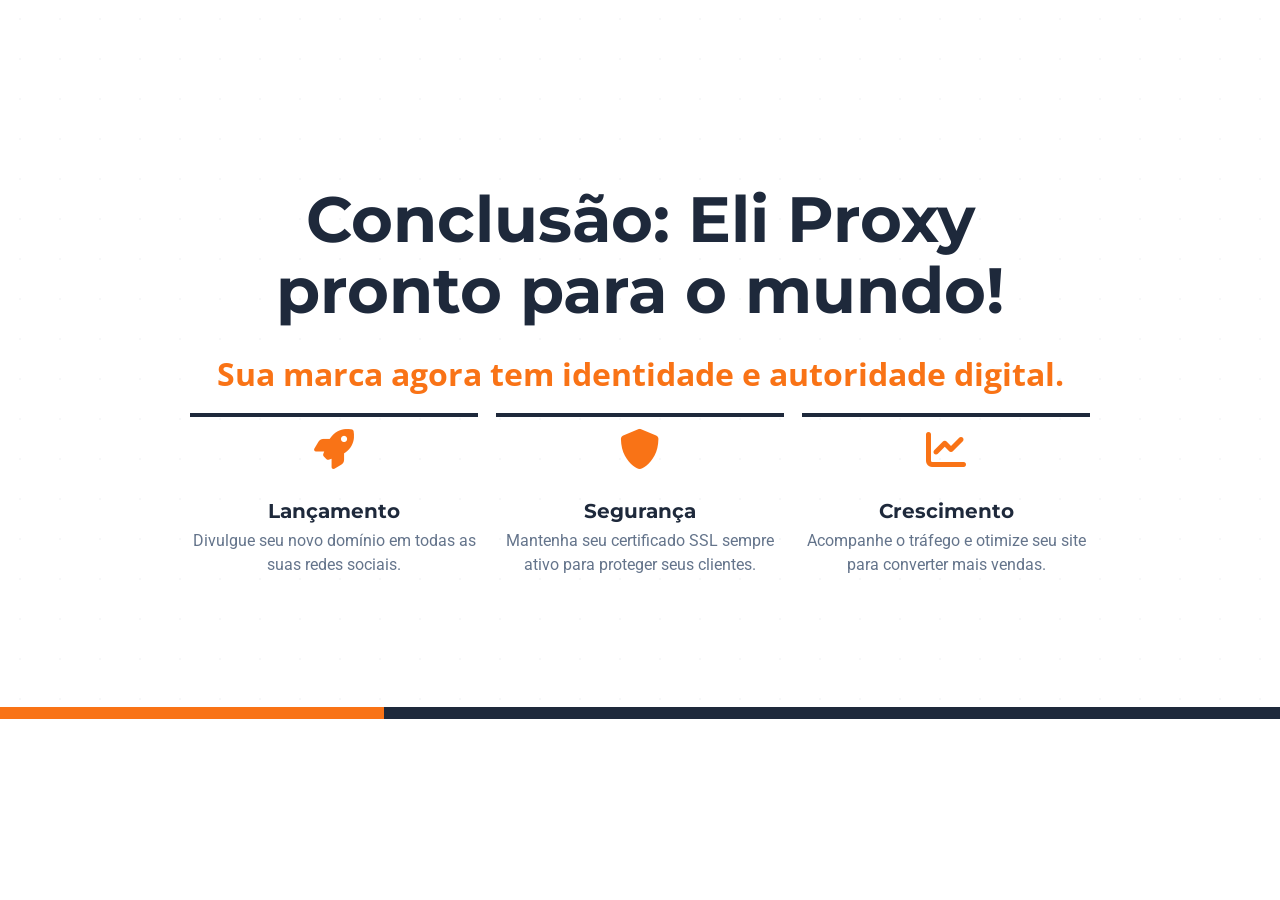
<file: slides_project/conclusion.html>
<!DOCTYPE html>
<html lang="pt-BR">
<head>
    <link href="https://fonts.googleapis.com/css2?family=Montserrat:wght@900&family=Roboto:wght@400&family=Open+Sans:wght@600&display=swap" rel="stylesheet">
    <link href="https://cdnjs.cloudflare.com/ajax/libs/font-awesome/6.0.0-beta3/css/all.min.css" rel="stylesheet">
    <style>
      /* remove default page margin so slide sits at the very top */
      body { margin: 0; }

      .slide-container {
        width: 1280px;
        min-height: 720px; /* keep as required */
        background: #FFFFFF;
        font-family: 'Roboto', sans-serif;
        color: #64748B;
        display: flex;
        flex-direction: column;
        align-items: center;
        justify-content: center;
        position: relative;
        /* nudge the whole slide up 1px so final bottom < 720px without changing min-height */
        top: -1px;
        overflow: hidden;
      }
      .grid-overlay {
        position: absolute;
        top: 0;
        left: 0;
        width: 100%;
        height: 100%;
        background-image: radial-gradient(#64748B 1px, transparent 1px);
        background-size: 40px 40px;
        opacity: 0.05;
      }
      .content-wrapper {
        text-align: center;
        z-index: 2;
        max-width: 900px;
      }
      h1 {
        font-family: 'Montserrat', sans-serif;
        font-size: 64px;
        color: #1E293B;
        line-height: 1.1;
        margin-bottom: 18px; /* slightly tightened */
      }
      h2 {
        font-family: 'Open Sans', sans-serif;
        font-size: 32px;
        color: #F97316;
        margin-bottom: 18px; /* reduced to save vertical space */
      }
      .next-steps {
        display: flex;
        justify-content: center;
        gap: 18px; /* slightly reduced gap */
        margin-top: 8px; /* reduced */
      }
      .step-card {
        flex: 1;
        padding-top: 12px; /* reduced from 30 */
        border-top: 4px solid #1E293B;
      }
      .step-card i {
        font-size: 40px;
        color: #F97316;
        margin-bottom: 10px; /* tightened spacing */
      }
      .step-card h3 {
        font-family: 'Montserrat', sans-serif;
        font-size: 20px;
        color: #1E293B;
        margin-bottom: 6px; /* tightened */
      }
      .step-card p {
        font-size: 16px;
        line-height: 1.5;
        margin: 0; /* remove extra bottom margin */
      }
      .accent-bar {
        position: absolute;
        bottom: 0;
        width: 100%;
        height: 12px;
        background: #1E293B;
      }
      .accent-bar-inner {
        width: 30%;
        height: 100%;
        background: #F97316;
      }
    </style>
</head>
<body>
    <div class="slide-container">
        <div class="grid-overlay"></div>
        <div class="content-wrapper">
            <h1>Conclusão: Eli Proxy pronto para o mundo!</h1>
            <h2>Sua marca agora tem identidade e autoridade digital.</h2>
            
            <div class="next-steps">
                <div class="step-card">
                    <i class="fas fa-rocket"></i>
                    <h3>Lançamento</h3>
                    <p>Divulgue seu novo domínio em todas as suas redes sociais.</p>
                </div>
                <div class="step-card">
                    <i class="fas fa-shield-alt"></i>
                    <h3>Segurança</h3>
                    <p>Mantenha seu certificado SSL sempre ativo para proteger seus clientes.</p>
                </div>
                <div class="step-card">
                    <i class="fas fa-chart-line"></i>
                    <h3>Crescimento</h3>
                    <p>Acompanhe o tráfego e otimize seu site para converter mais vendas.</p>
                </div>
            </div>
        </div>
        <div class="accent-bar">
            <div class="accent-bar-inner"></div>
        </div>
    </div>
</body>
</html>
</file>
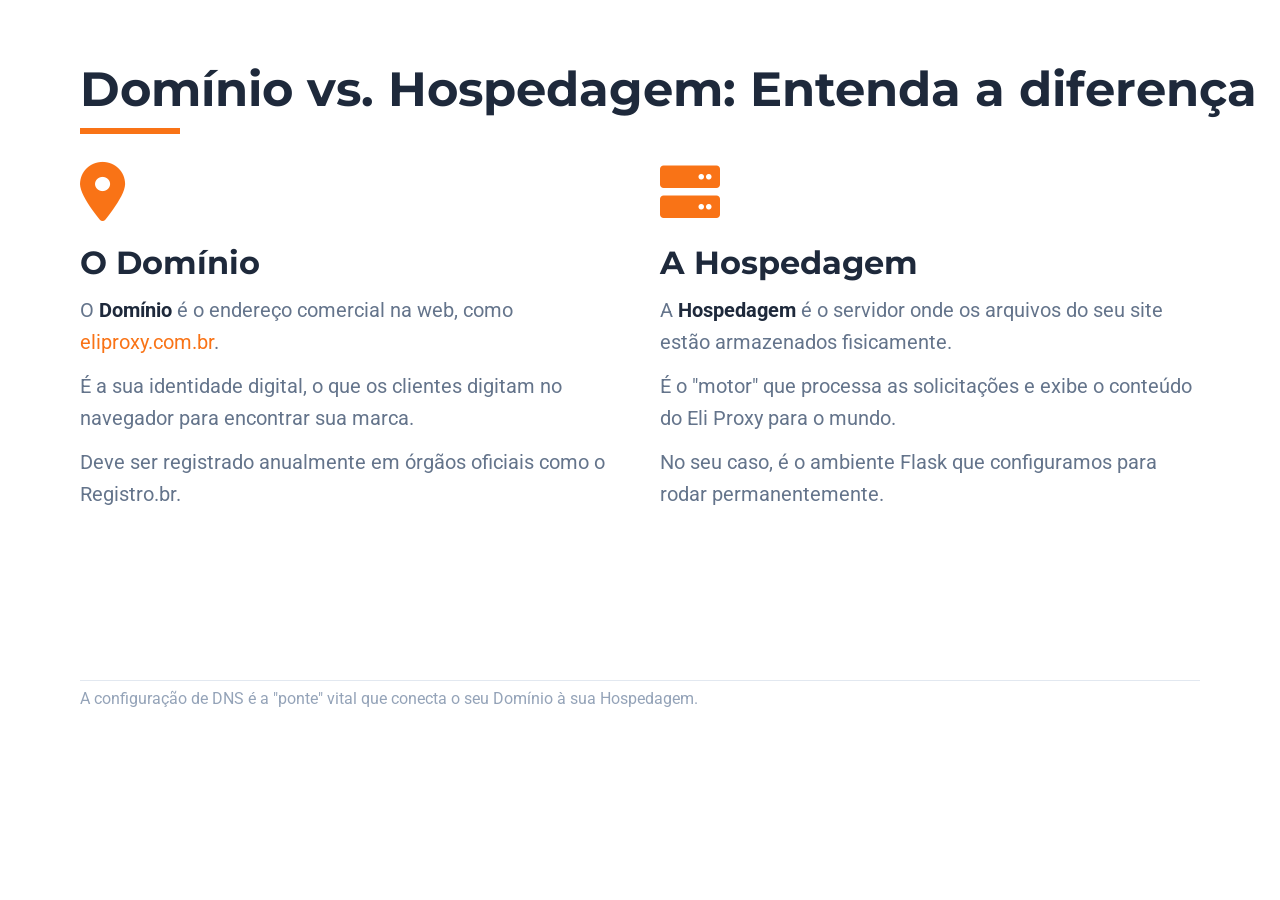
<file: slides_project/ecosystem.html>
<!DOCTYPE html>
<html lang="pt-BR">
<head>
    <link href="https://fonts.googleapis.com/css2?family=Montserrat:wght@800&family=Roboto:wght@400&display=swap" rel="stylesheet">
    <link href="https://cdnjs.cloudflare.com/ajax/libs/font-awesome/6.0.0-beta3/css/all.min.css" rel="stylesheet">
    <style>
      body{margin:0;} /* remove default 8px to lower overall page */
      .slide-container {
        width: 1280px;
        min-height: 720px;
        background: #FFFFFF;
        font-family: 'Roboto', sans-serif;
        color: #64748B;
        position: relative;
        overflow: hidden;
      }
      .header-area {
        padding-top: 60px; /* keep title top padding */
        padding-left: 80px;
      }
      h1 {
        font-family: 'Montserrat', sans-serif;
        font-size: 48px;
        color: #1E293B;
        margin: 0 0 10px 0;
      }
      .accent-line {
        width: 100px;
        height: 6px;
        background: #F97316;
        margin-top: 10px;
      }
      .comparison-grid {
        display: grid;
        grid-template-columns: 1fr 1fr;
        gap: 40px; /* horizontal gap between columns */
        padding-top: 24px; /* reduced to compact layout */
        padding-left: 80px;
        padding-right: 80px;
      }
      .column {
        display: flex;
        flex-direction: column;
        gap: 6px; /* slightly tighter vertical spacing */
      }
      .icon-box {
        font-size: 60px;
        color: #F97316;
        margin: 0 0 8px 0; /* reduced bottom space */
      }
      h3 {
        font-family: 'Montserrat', sans-serif;
        font-size: 32px;
        color: #1E293B;
        margin: 0 0 6px 0;
      }
      p {
        font-size: 20px;
        line-height: 1.6;
        margin: 0 0 6px 0; /* reduced spacing to save height */
      }
      .highlight-text {
        font-weight: bold;
        color: #1E293B;
      }
      .footer-note {
        position: absolute;
        bottom: 12px; /* moved up slightly to keep content tighter */
        left: 80px;
        font-size: 16px;
        color: #94A3B8;
        border-top: 1px solid #E2E8F0;
        padding-top: 8px; /* reduced top padding */
        width: 1120px;
      }
    </style>
</head>
<body>
    <div class="slide-container">
        <div class="header-area">
            <h1>Domínio vs. Hospedagem: Entenda a diferença</h1>
            <div class="accent-line"></div>
        </div>
        
        <div class="comparison-grid">
            <div class="column">
                <div class="icon-box"><i class="fas fa-map-marker-alt"></i></div>
                <h3>O Domínio</h3>
                <p>O <span class="highlight-text">Domínio</span> é o endereço comercial na web, como <span style="color: #F97316;">eliproxy.com.br</span>.</p>
                <p>É a sua identidade digital, o que os clientes digitam no navegador para encontrar sua marca.</p>
                <p>Deve ser registrado anualmente em órgãos oficiais como o Registro.br.</p>
            </div>
            
            <div class="column">
                <div class="icon-box"><i class="fas fa-server"></i></div>
                <h3>A Hospedagem</h3>
                <p>A <span class="highlight-text">Hospedagem</span> é o servidor onde os arquivos do seu site estão armazenados fisicamente.</p>
                <p>É o "motor" que processa as solicitações e exibe o conteúdo do Eli Proxy para o mundo.</p>
                <p>No seu caso, é o ambiente Flask que configuramos para rodar permanentemente.</p>
            </div>
        </div>

        <div class="footer-note">
            A configuração de DNS é a "ponte" vital que conecta o seu Domínio à sua Hospedagem.
        </div>
    </div>
</body>
</html>
</file>
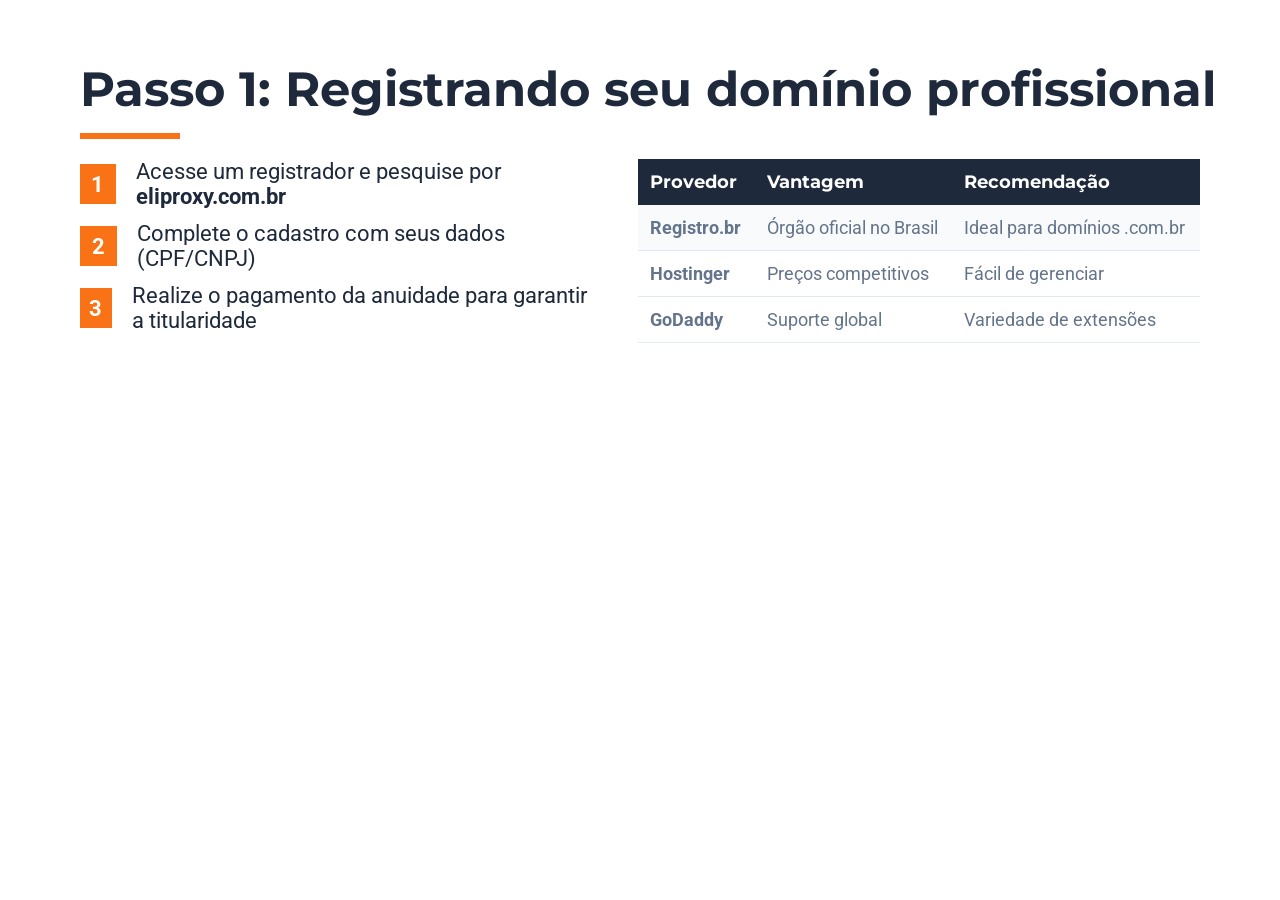
<file: slides_project/step1_registration.html>
<!DOCTYPE html>
<html lang="pt-BR">
<head>
    <link href="https://fonts.googleapis.com/css2?family=Montserrat:wght@800&family=Roboto:wght@400&display=swap" rel="stylesheet">
    <style>
      html,body{height:100%;margin:0;padding:0}
      .slide-container {
        width: 1280px;
        min-height: 720px;
        background: #FFFFFF;
        font-family: 'Roboto', sans-serif;
        color: #64748B;
        position: relative;
        overflow: hidden;
      }
      .header-area {
        padding-top: 60px; /* keep upper padding as required */
        padding-left: 80px;
      }
      h1 {
        font-family: 'Montserrat', sans-serif;
        font-size: 48px;
        color: #1E293B;
        margin: 0 0 10px 0;
      }
      .accent-line {
        width: 100px;
        height: 6px;
        background: #F97316;
        margin-top: 15px;
      }
      .content-body {
        display: flex;
        gap: 40px;
        padding-top: 20px; /* slightly reduced to save height */
        padding-left: 80px;
        padding-right: 80px;
      }
      .left-col { width: 48%; }
      .right-col { width: 52%; }

      .step-list { margin-bottom: 0; }
      p{margin:0}
      .step-item {
        display: flex;
        align-items: center;
        gap: 20px;
        margin-bottom: 12px;
        font-size: 22px;
        color: #1E293B;
      }
      .step-number {
        width: 40px;
        height: 40px;
        background: #F97316;
        color: white;
        border-radius: 0;
        display: flex;
        align-items: center;
        justify-content: center;
        font-weight: bold;
      }
      table {
        width: 100%;
        border-collapse: collapse;
        margin-top: 0;
        font-size: 18px;
      }
      th {
        background: #1E293B;
        color: white;
        text-align: left;
        padding: 12px;
        font-family: 'Montserrat', sans-serif;
      }
      td { padding: 12px; border-bottom: 1px solid #E2E8F0; }
      .highlight-row { background: #F8FAFC; }
    </style>
</head>
<body>
    <div class="slide-container">
        <div class="header-area">
            <h1>Passo 1: Registrando seu domínio profissional</h1>
            <div class="accent-line"></div>
        </div>
        
        <div class="content-body">
            <div class="left-col">
                <div class="step-list">
                    <div class="step-item">
                        <div class="step-number">1</div>
                        <p>Acesse um registrador e pesquise por <span style="font-weight: bold;">eliproxy.com.br</span></p>
                    </div>
                    <div class="step-item">
                        <div class="step-number">2</div>
                        <p>Complete o cadastro com seus dados (CPF/CNPJ)</p>
                    </div>
                    <div class="step-item">
                        <div class="step-number">3</div>
                        <p>Realize o pagamento da anuidade para garantir a titularidade</p>
                    </div>
                </div>
            </div>

            <div class="right-col">
                <table>
                    <thead>
                        <tr>
                            <th>Provedor</th>
                            <th>Vantagem</th>
                            <th>Recomendação</th>
                        </tr>
                    </thead>
                    <tbody>
                        <tr class="highlight-row">
                            <td><strong>Registro.br</strong></td>
                            <td>Órgão oficial no Brasil</td>
                            <td>Ideal para domínios .com.br</td>
                        </tr>
                        <tr>
                            <td><strong>Hostinger</strong></td>
                            <td>Preços competitivos</td>
                            <td>Fácil de gerenciar</td>
                        </tr>
                        <tr>
                            <td><strong>GoDaddy</strong></td>
                            <td>Suporte global</td>
                            <td>Variedade de extensões</td>
                        </tr>
                    </tbody>
                </table>
            </div>
        </div>
    </div>
</body>
</html>
</file>
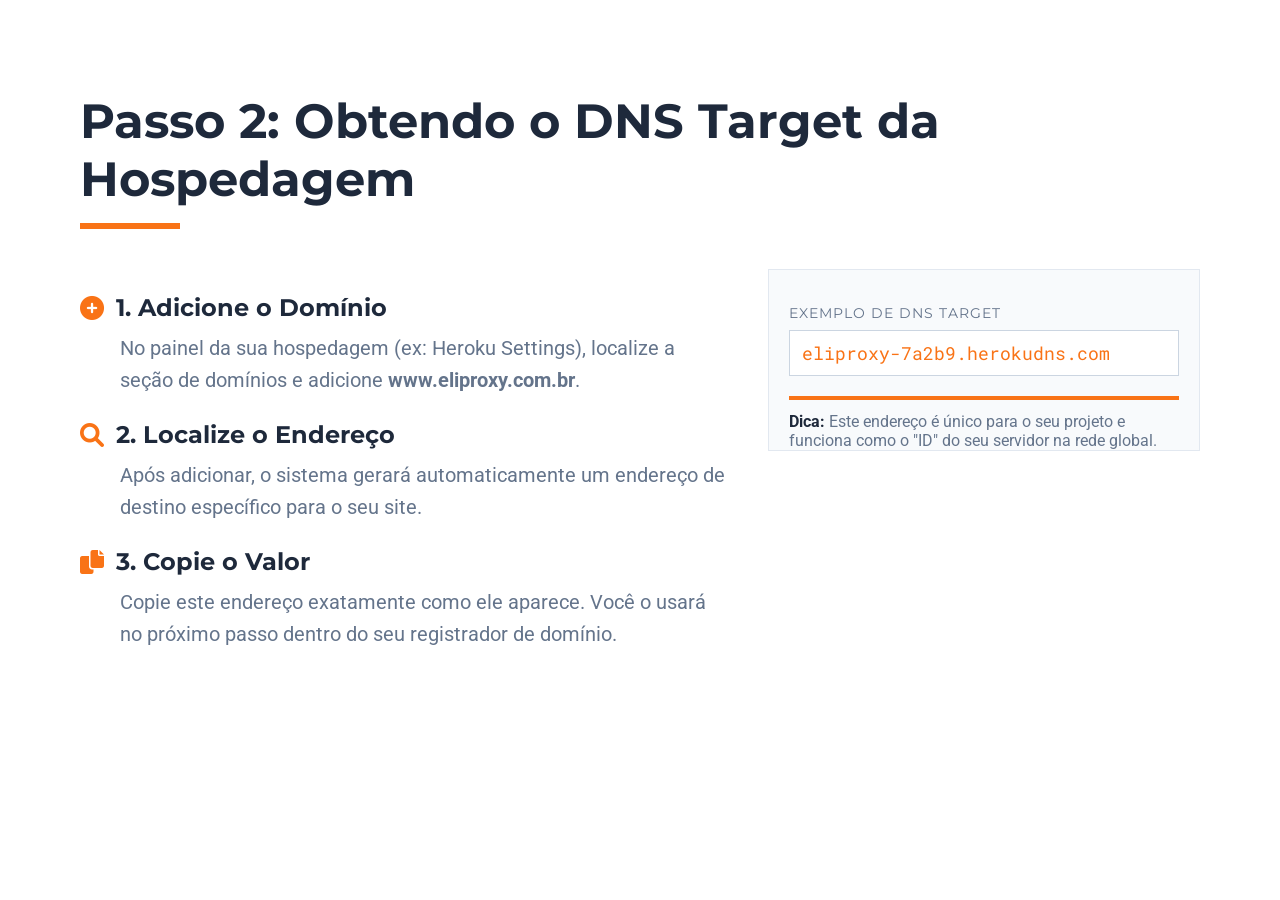
<file: slides_project/step2_target.html>
<!DOCTYPE html>
<html lang="pt-BR">
<head>
    <link href="https://fonts.googleapis.com/css2?family=Montserrat:wght@800&family=Roboto:wght@400&family=Roboto+Mono&display=swap" rel="stylesheet">
    <link href="https://cdnjs.cloudflare.com/ajax/libs/font-awesome/6.0.0-beta3/css/all.min.css" rel="stylesheet">
    <style>
      *{box-sizing:border-box}
      body{margin:0}
      .slide-container {
        width: 1280px;
        min-height: 720px;
        background: #FFFFFF;
        font-family: 'Roboto', sans-serif;
        color: #64748B;
        position: relative;
        overflow: hidden;
      }
      .header-area {
        padding-top: 60px; /* keep upper padding of the title */
        padding-left: 80px;
      }
      h1 {
        font-family: 'Montserrat', sans-serif;
        font-size: 48px;
        color: #1E293B;
        margin-bottom: 10px;
      }
      .accent-line {
        width: 100px;
        height: 6px;
        background: #F97316;
        margin-top: 15px;
      }
      .content-grid {
        display: grid;
        grid-template-columns: 1.2fr 0.8fr;
        gap: 40px; /* reduced gap to save vertical space where possible */
        padding-top: 40px; /* reduced from 60px */
        padding-left: 80px;
        padding-right: 80px;
      }
      .instruction-step {
        margin-bottom: 20px; /* reduced from 35px */
      }
      .instruction-step h3 {
        font-family: 'Montserrat', sans-serif;
        font-size: 24px;
        color: #1E293B;
        margin-bottom: 10px; /* reduced to tighten spacing */
        display: flex;
        align-items: center;
        gap: 12px;
      }
      .instruction-step p {
        font-size: 20px;
        line-height: 1.6;
        padding-left: 40px;
        margin:0;
      }
      .example-box {
        background: #F8FAFC;
        border: 1px solid #E2E8F0;
        padding-top: 20px; /* reduced from 40px */
        padding-left: 20px;
        padding-right: 20px;
      }
      .example-label {
        font-family: 'Montserrat', sans-serif;
        font-size: 14px;
        text-transform: uppercase;
        color: #64748B;
        margin-bottom: 8px;
        letter-spacing: 1px;
      }
      .target-code {
        font-family: 'Roboto Mono', monospace;
        font-size: 18px;
        color: #F97316;
        word-break: break-all;
        background: #FFFFFF;
        padding-top: 10px;
        padding-bottom: 10px;
        padding-left: 12px;
        padding-right: 12px;
        border: 1px solid #CBD5E1;
        margin-bottom: 20px;
      }
      .tip-box {
        margin-top: 20px; /* reduced from 40px */
        border-top: 4px solid #F97316;
        padding-top: 12px;
      }
      .tip-box strong {
        color: #1E293B;
      }
    </style>
</head>
<body>
    <div class="slide-container">
        <div class="header-area">
            <h1>Passo 2: Obtendo o DNS Target da Hospedagem</h1>
            <div class="accent-line"></div>
        </div>
        
        <div class="content-grid">
            <div class="left-col">
                <div class="instruction-step">
                    <h3><i class="fas fa-plus-circle" style="color: #F97316;"></i> 1. Adicione o Domínio</h3>
                    <p>No painel da sua hospedagem (ex: Heroku Settings), localize a seção de domínios e adicione <strong>www.eliproxy.com.br</strong>.</p>
                </div>
                <div class="instruction-step">
                    <h3><i class="fas fa-search" style="color: #F97316;"></i> 2. Localize o Endereço</h3>
                    <p>Após adicionar, o sistema gerará automaticamente um endereço de destino específico para o seu site.</p>
                </div>
                <div class="instruction-step">
                    <h3><i class="fas fa-copy" style="color: #F97316;"></i> 3. Copie o Valor</h3>
                    <p>Copie este endereço exatamente como ele aparece. Você o usará no próximo passo dentro do seu registrador de domínio.</p>
                </div>
            </div>

            <div class="right-col">
                <div class="example-box">
                    <p class="example-label">Exemplo de DNS Target</p>
                    <div class="target-code">
                        eliproxy-7a2b9.herokudns.com
                    </div>
                    
                    <div class="tip-box">
                        <p style="margin:0;"><strong>Dica:</strong> Este endereço é único para o seu projeto e funciona como o "ID" do seu servidor na rede global.</p>
                    </div>
                </div>
            </div>
        </div>
    </div>
</body>
</html>
</file>
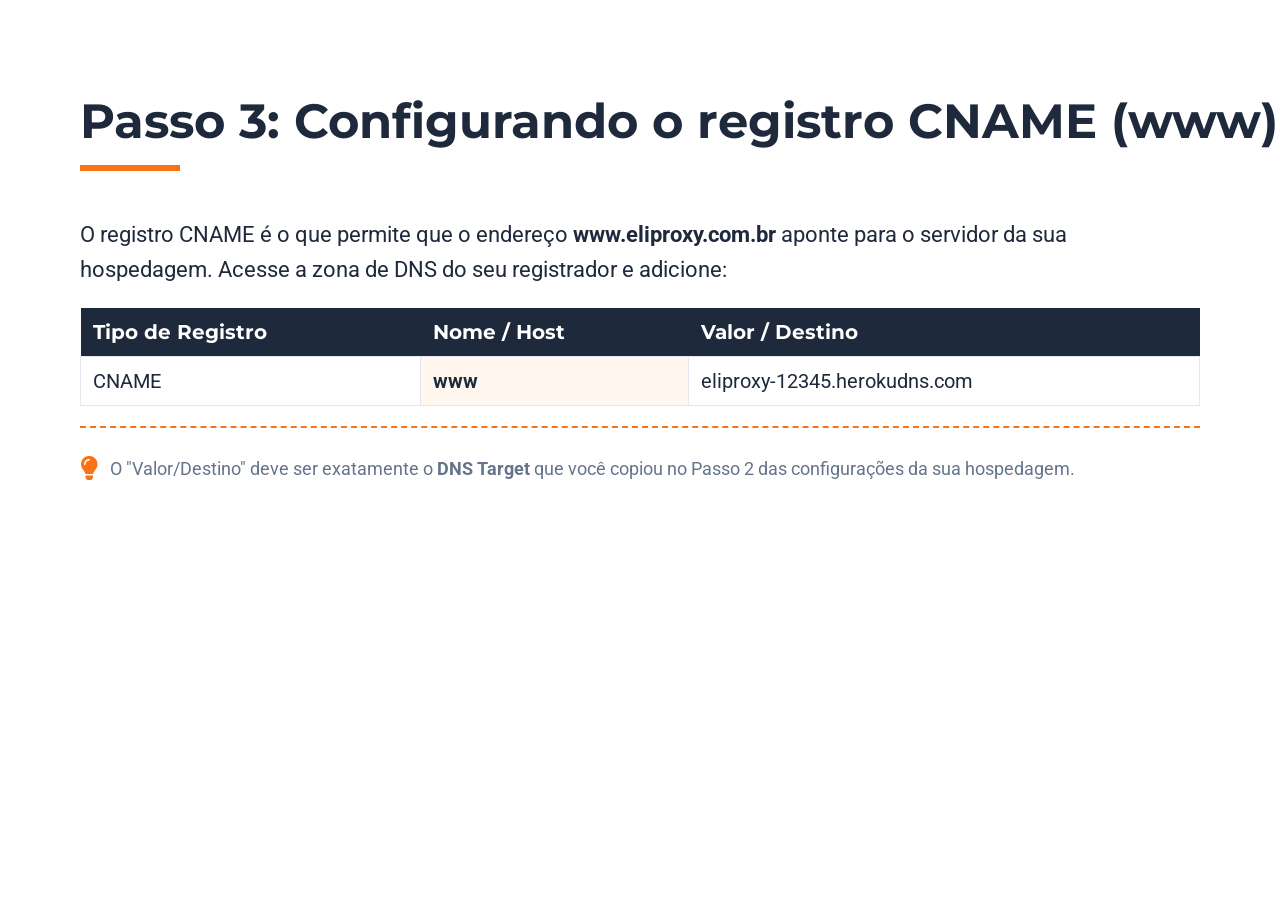
<file: slides_project/step3_cname.html>
<!DOCTYPE html>
<html lang="pt-BR">
<head>
    <link href="https://fonts.googleapis.com/css2?family=Montserrat:wght@800&family=Roboto:wght@400&display=swap" rel="stylesheet">
    <link href="https://cdnjs.cloudflare.com/ajax/libs/font-awesome/6.0.0-beta3/css/all.min.css" rel="stylesheet">
    <style>
      /* remove default body margin (was causing 8px extra) */
      body { margin: 0; }
      .slide-container {
        width: 1280px;
        min-height: 720px; /* must keep */
        background: #FFFFFF;
        font-family: 'Roboto', sans-serif;
        color: #64748B;
        position: relative;
        overflow: hidden;
      }
      .header-area {
        padding-top: 60px; /* upper padding must not be changed */
        padding-left: 80px;
      }
      h1 {
        font-family: 'Montserrat', sans-serif;
        font-size: 48px;
        color: #1E293B;
        margin-bottom: 10px;
      }
      .accent-line {
        width: 100px;
        height: 6px;
        background: #F97316;
        margin-top: 15px;
      }
      .content-body {
        /* reduced top padding to save vertical space */
        padding-top: 24px;
        padding-left: 80px;
        padding-right: 80px;
      }
      .instruction-text {
        font-size: 22px;
        line-height: 1.6;
        margin-bottom: 20px;
        color: #1E293B;
      }
      .config-table {
        width: 100%;
        border-collapse: collapse;
        margin-top: 12px;
        font-size: 20px;
      }
      .config-table th {
        background: #1E293B;
        color: white;
        text-align: left;
        padding: 12px; /* reduced vertical padding */
        font-family: 'Montserrat', sans-serif;
      }
      .config-table td {
        padding: 12px; /* reduced vertical padding */
        border: 1px solid #E2E8F0;
        color: #1E293B;
      }
      .highlight-cell {
        background: #FFF7ED;
        font-weight: bold;
        color: #F97316;
      }
      .pro-tip {
        margin-top: 20px; /* reduced spacing */
        padding-top: 12px;
        border-top: 2px dashed #F97316;
        display: flex;
        align-items: center;
        gap: 12px;
        font-size: 18px;
        color: #64748B;
      }
      .pro-tip i {
        color: #F97316;
        font-size: 24px;
      }
    </style>
</head>
<body>
    <div class="slide-container">
        <div class="header-area">
            <h1>Passo 3: Configurando o registro CNAME (www)</h1>
            <div class="accent-line"></div>
        </div>
        
        <div class="content-body">
            <p class="instruction-text">
                O registro CNAME é o que permite que o endereço <span style="font-weight: bold;">www.eliproxy.com.br</span> aponte para o servidor da sua hospedagem. Acesse a zona de DNS do seu registrador e adicione:
            </p>

            <table class="config-table">
                <thead>
                    <tr>
                        <th>Tipo de Registro</th>
                        <th>Nome / Host</th>
                        <th>Valor / Destino</th>
                    </tr>
                </thead>
                <tbody>
                    <tr>
                        <td>CNAME</td>
                        <td class="highlight-cell">www</td>
                        <td>eliproxy-12345.herokudns.com</td>
                    </tr>
                </tbody>
            </table>

            <div class="pro-tip">
                <i class="fas fa-lightbulb"></i>
                <p>O "Valor/Destino" deve ser exatamente o <strong>DNS Target</strong> que você copiou no Passo 2 das configurações da sua hospedagem.</p>
            </div>
        </div>
    </div>
</body>
</html>
</file>
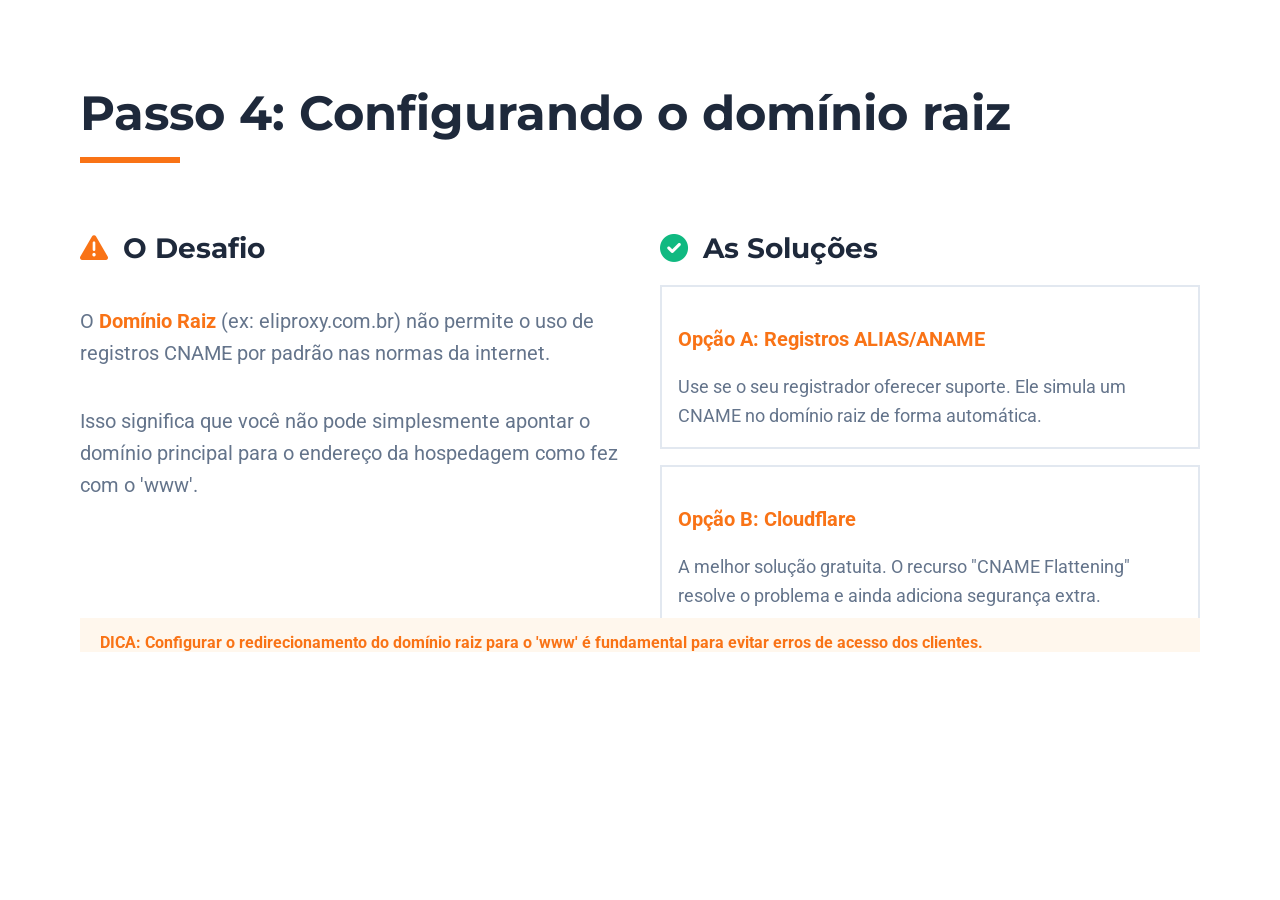
<file: slides_project/step4_root_domain.html>
<!DOCTYPE html>
<html lang="pt-BR">
<head>
    <link href="https://fonts.googleapis.com/css2?family=Montserrat:wght@800&family=Roboto:wght@400&display=swap" rel="stylesheet">
    <link href="https://cdnjs.cloudflare.com/ajax/libs/font-awesome/6.0.0-beta3/css/all.min.css" rel="stylesheet">
    <style>
      body { margin: 0; }
      .slide-container {
        width: 1280px;
        min-height: 720px;
        background: #FFFFFF;
        font-family: 'Roboto', sans-serif;
        color: #64748B;
        position: relative;
        top: -8px; /* shift up so total page height becomes <720px */
        overflow: hidden;
      }
      .header-area {
        padding-top: 60px; /* do not change - title spacing is important */
        padding-left: 80px;
      }
      h1 {
        font-family: 'Montserrat', sans-serif;
        font-size: 48px;
        color: #1E293B;
        margin-bottom: 10px;
      }
      .accent-line {
        width: 100px;
        height: 6px;
        background: #F97316;
        margin-top: 15px;
      }
      .content-grid {
        display: grid;
        grid-template-columns: 1fr 1fr;
        gap: 40px; /* slightly reduced for tighter layout */
        padding-top: 40px; /* reduced, but header top padding preserved */
        padding-left: 80px;
        padding-right: 80px;
      }
      .column {
        display: flex;
        flex-direction: column;
      }
      h3 {
        font-family: 'Montserrat', sans-serif;
        font-size: 28px;
        color: #1E293B;
        margin-bottom: 20px;
        display: flex;
        align-items: center;
        gap: 15px;
      }
      p {
        font-size: 20px;
        line-height: 1.6;
        margin-bottom: 16px;
      }
      .solution-box {
        border: 2px solid #E2E8F0;
        padding-top: 16px;
        padding-left: 16px;
        padding-right: 16px;
        margin-bottom: 16px;
      }
      .highlight {
        color: #F97316;
        font-weight: bold;
      }
      .footer-warning {
        position: absolute;
        bottom: 60px; /* moved up to create breathing space and avoid overlap */
        left: 80px;
        font-size: 16px;
        color: #F97316;
        background: #FFF7ED;
        padding-top: 15px;
        padding-left: 20px;
        padding-right: 20px;
        width: 1080px;
        font-weight: bold;
      }
    </style>
</head>
<body>
    <div class="slide-container">
        <div class="header-area">
            <h1>Passo 4: Configurando o domínio raiz</h1>
            <div class="accent-line"></div>
        </div>
        
        <div class="content-grid">
            <div class="column">
                <h3><i class="fas fa-exclamation-triangle" style="color: #F97316;"></i> O Desafio</h3>
                <p>O <span class="highlight">Domínio Raiz</span> (ex: eliproxy.com.br) não permite o uso de registros CNAME por padrão nas normas da internet.</p>
                <p>Isso significa que você não pode simplesmente apontar o domínio principal para o endereço da hospedagem como fez com o 'www'.</p>
            </div>
            
            <div class="column">
                <h3><i class="fas fa-check-circle" style="color: #10B981;"></i> As Soluções</h3>
                <div class="solution-box">
                    <p><span class="highlight">Opção A: Registros ALIAS/ANAME</span></p>
                    <p style="font-size: 18px;">Use se o seu registrador oferecer suporte. Ele simula um CNAME no domínio raiz de forma automática.</p>
                </div>
                <div class="solution-box">
                    <p><span class="highlight">Opção B: Cloudflare</span></p>
                    <p style="font-size: 18px;">A melhor solução gratuita. O recurso "CNAME Flattening" resolve o problema e ainda adiciona segurança extra.</p>
                </div>
            </div>
        </div>

        <div class="footer-warning">
            DICA: Configurar o redirecionamento do domínio raiz para o 'www' é fundamental para evitar erros de acesso dos clientes.
        </div>
    </div>
</body>
</html>
</file>
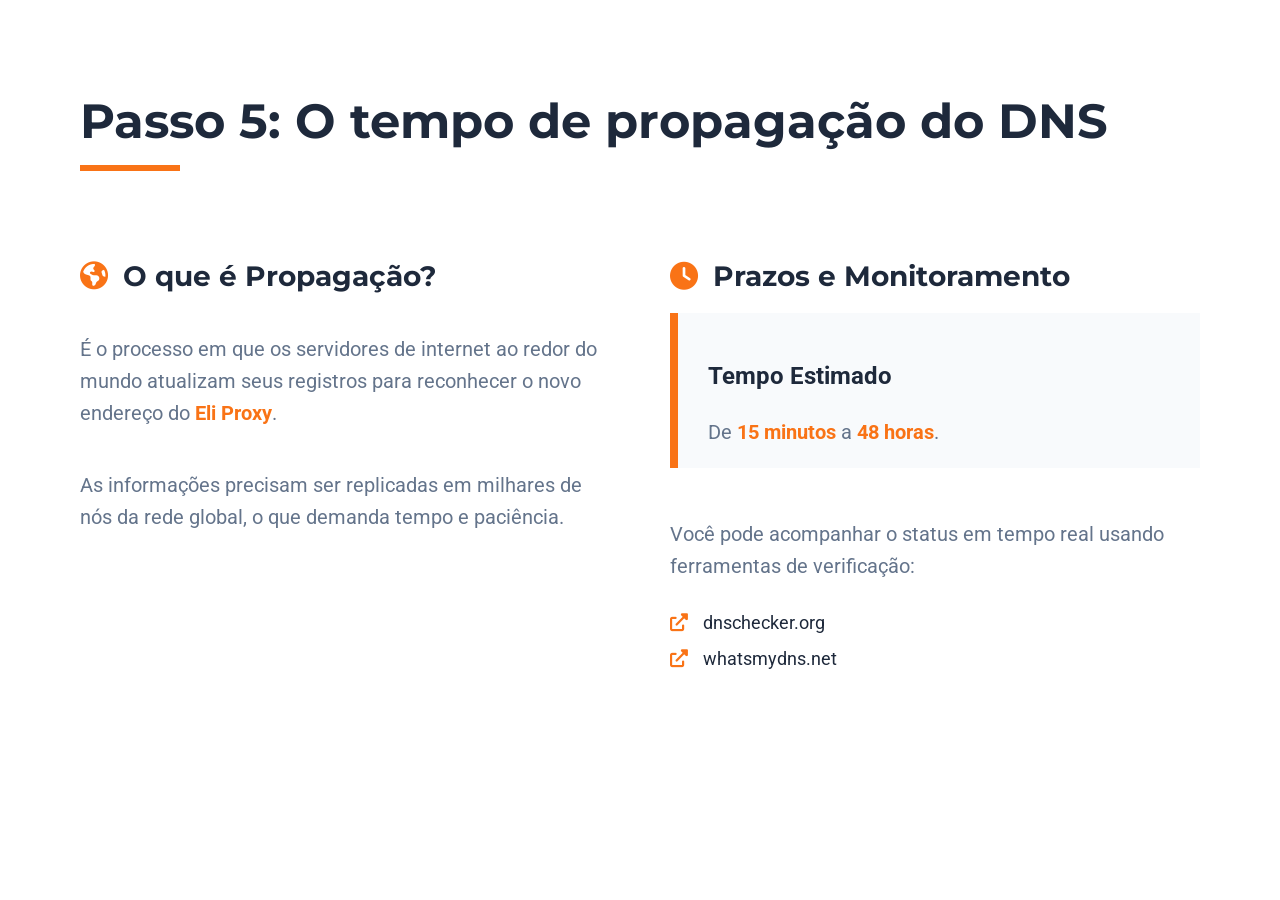
<file: slides_project/step5_propagation.html>
<!DOCTYPE html>
<html lang="pt-BR">
<head>
    <link href="https://fonts.googleapis.com/css2?family=Montserrat:wght@800&family=Roboto:wght@400&display=swap" rel="stylesheet">
    <link href="https://cdnjs.cloudflare.com/ajax/libs/font-awesome/6.0.0-beta3/css/all.min.css" rel="stylesheet">
    <style>
      body { margin: 0; }
      .slide-container {
        width: 1280px;
        min-height: 720px;
        background: #FFFFFF;
        font-family: 'Roboto', sans-serif;
        color: #64748B;
        position: relative;
        overflow: hidden;
      }
      .header-area {
        padding-top: 60px;
        padding-left: 80px;
      }
      h1 {
        font-family: 'Montserrat', sans-serif;
        font-size: 48px;
        color: #1E293B;
        margin-bottom: 10px;
      }
      .accent-line {
        width: 100px;
        height: 6px;
        background: #F97316;
        margin-top: 15px;
      }
      .content-grid {
        display: grid;
        grid-template-columns: 1fr 1fr;
        gap: 60px;
        padding-top: 60px;
        padding-left: 80px;
        padding-right: 80px;
      }
      .column {
        display: flex;
        flex-direction: column;
      }
      h3 {
        font-family: 'Montserrat', sans-serif;
        font-size: 28px;
        color: #1E293B;
        margin-bottom: 20px;
        display: flex;
        align-items: center;
        gap: 15px;
      }
      p {
        font-size: 20px;
        line-height: 1.6;
        margin-bottom: 20px;
      }
      .time-box {
        background: #F8FAFC;
        border-left: 8px solid #F97316;
        padding-top: 20px;
        padding-left: 30px;
        padding-right: 30px;
        margin-bottom: 30px;
      }
      .highlight {
        color: #F97316;
        font-weight: bold;
      }
      .tool-list {
        list-style: none;
        padding-top: 10px;
      }
      .tool-item {
        display: flex;
        align-items: center;
        gap: 15px;
        margin-bottom: 15px;
        font-size: 18px;
        color: #1E293B;
      }
      .tool-item i {
        color: #F97316;
      }
    </style>
</head>
<body>
    <div class="slide-container">
        <div class="header-area">
            <h1>Passo 5: O tempo de propagação do DNS</h1>
            <div class="accent-line"></div>
        </div>
        
        <div class="content-grid">
            <div class="column">
                <h3><i class="fas fa-globe-americas" style="color: #F97316;"></i> O que é Propagação?</h3>
                <p>É o processo em que os servidores de internet ao redor do mundo atualizam seus registros para reconhecer o novo endereço do <span class="highlight">Eli Proxy</span>.</p>
                <p>As informações precisam ser replicadas em milhares de nós da rede global, o que demanda tempo e paciência.</p>
            </div>
            
            <div class="column">
                <h3><i class="fas fa-clock" style="color: #F97316;"></i> Prazos e Monitoramento</h3>
                <div class="time-box">
                    <p style="font-size: 24px; color: #1E293B; font-weight: bold; margin-bottom: 10px;">Tempo Estimado</p>
                    <p>De <span class="highlight">15 minutos</span> a <span class="highlight">48 horas</span>.</p>
                </div>
                <p>Você pode acompanhar o status em tempo real usando ferramentas de verificação:</p>
                <div class="tool-list">
                    <div class="tool-item"><i class="fas fa-external-link-alt"></i> dnschecker.org</div>
                    <div class="tool-item"><i class="fas fa-external-link-alt"></i> whatsmydns.net</div>
                </div>
            </div>
        </div>
    </div>
</body>
</html>
</file>
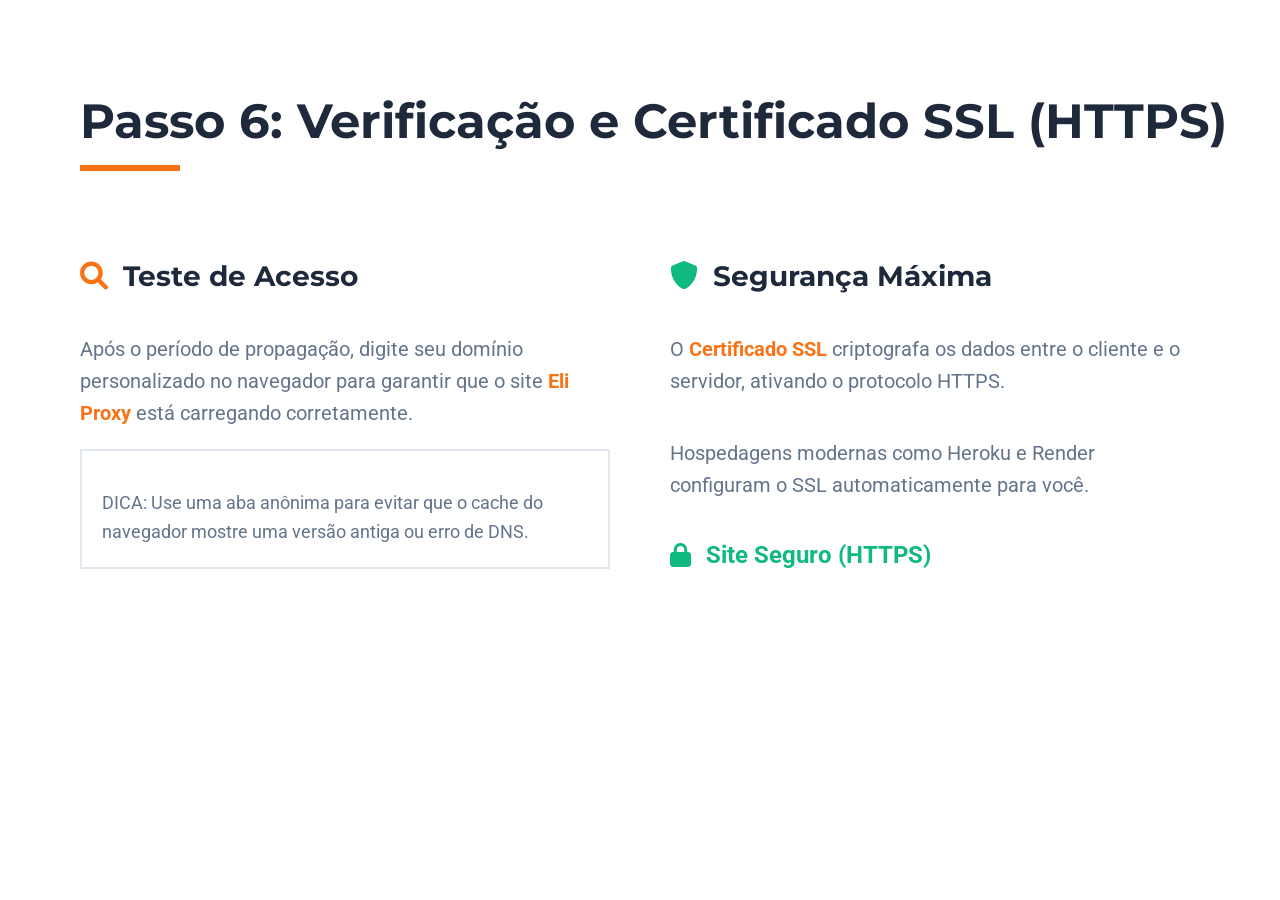
<file: slides_project/step6_ssl_check.html>
<!DOCTYPE html>
<html lang="pt-BR">
<head>
    <link href="https://fonts.googleapis.com/css2?family=Montserrat:wght@800&family=Roboto:wght@400&display=swap" rel="stylesheet">
    <link href="https://cdnjs.cloudflare.com/ajax/libs/font-awesome/6.0.0-beta3/css/all.min.css" rel="stylesheet">
    <style>
      body { margin: 0; }
      .slide-container {
        width: 1280px;
        min-height: 720px;
        background: #FFFFFF;
        font-family: 'Roboto', sans-serif;
        color: #64748B;
        position: relative;
        overflow: hidden;
      }
      .header-area {
        padding-top: 60px;
        padding-left: 80px;
      }
      h1 {
        font-family: 'Montserrat', sans-serif;
        font-size: 48px;
        color: #1E293B;
        margin-bottom: 10px;
      }
      .accent-line {
        width: 100px;
        height: 6px;
        background: #F97316;
        margin-top: 15px;
      }
      .content-grid {
        display: grid;
        grid-template-columns: 1fr 1fr;
        gap: 60px;
        padding-top: 60px;
        padding-left: 80px;
        padding-right: 80px;
      }
      .column {
        display: flex;
        flex-direction: column;
      }
      h3 {
        font-family: 'Montserrat', sans-serif;
        font-size: 28px;
        color: #1E293B;
        margin-bottom: 20px;
        display: flex;
        align-items: center;
        gap: 15px;
      }
      p {
        font-size: 20px;
        line-height: 1.6;
        margin-bottom: 20px;
      }
      .status-box {
        border: 2px solid #E2E8F0;
        padding-top: 20px;
        padding-left: 20px;
        padding-right: 20px;
        margin-bottom: 20px;
      }
      .highlight {
        color: #F97316;
        font-weight: bold;
      }
      .security-badge {
        display: flex;
        align-items: center;
        gap: 15px;
        color: #10B981;
        font-weight: bold;
        font-size: 24px;
        margin-top: 20px;
      }
    </style>
</head>
<body>
    <div class="slide-container">
        <div class="header-area">
            <h1>Passo 6: Verificação e Certificado SSL (HTTPS)</h1>
            <div class="accent-line"></div>
        </div>
        
        <div class="content-grid">
            <div class="column">
                <h3><i class="fas fa-search" style="color: #F97316;"></i> Teste de Acesso</h3>
                <p>Após o período de propagação, digite seu domínio personalizado no navegador para garantir que o site <span class="highlight">Eli Proxy</span> está carregando corretamente.</p>
                <div class="status-box">
                    <p style="font-size: 18px;">DICA: Use uma aba anônima para evitar que o cache do navegador mostre uma versão antiga ou erro de DNS.</p>
                </div>
            </div>
            
            <div class="column">
                <h3><i class="fas fa-shield-alt" style="color: #10B981;"></i> Segurança Máxima</h3>
                <p>O <span class="highlight">Certificado SSL</span> criptografa os dados entre o cliente e o servidor, ativando o protocolo HTTPS.</p>
                <p>Hospedagens modernas como Heroku e Render configuram o SSL automaticamente para você.</p>
                <div class="security-badge">
                    <i class="fas fa-lock"></i> Site Seguro (HTTPS)
                </div>
            </div>
        </div>
    </div>
</body>
</html>
</file>
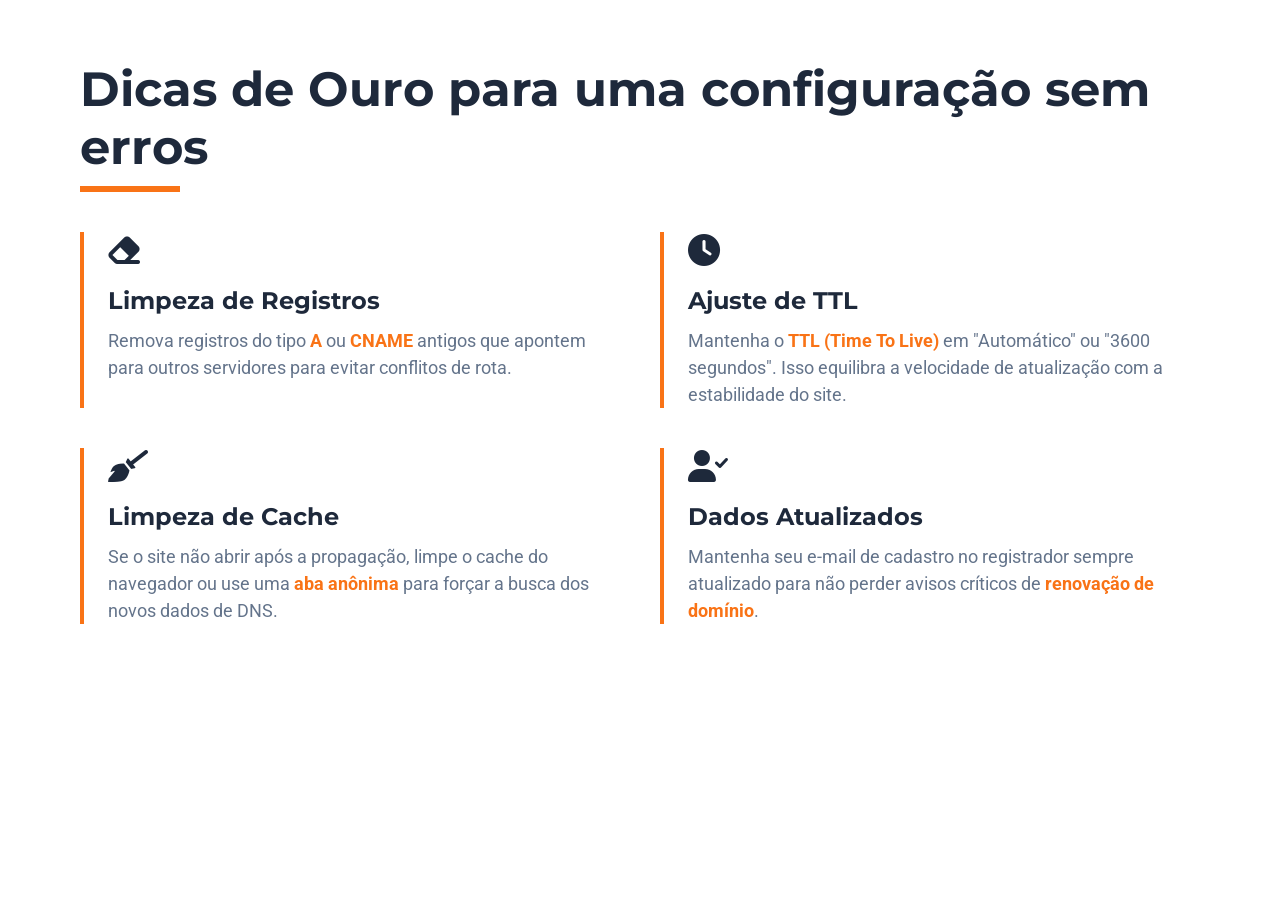
<file: slides_project/tips_best_practices.html>
<!DOCTYPE html>
<html lang="pt-BR">
<head>
    <link href="https://fonts.googleapis.com/css2?family=Montserrat:wght@800&family=Roboto:wght@400&display=swap" rel="stylesheet">
    <link href="https://cdnjs.cloudflare.com/ajax/libs/font-awesome/6.0.0-beta3/css/all.min.css" rel="stylesheet">
    <style>
      body { margin: 0; }
      .slide-container {
        width: 1280px;
        min-height: 720px;
        background: #FFFFFF;
        font-family: 'Roboto', sans-serif;
        color: #64748B;
        position: relative;
        overflow: hidden;
      }
      .header-area {
        padding-top: 60px;
        padding-left: 80px;
      }
      h1 {
        font-family: 'Montserrat', sans-serif;
        font-size: 48px;
        color: #1E293B;
        margin: 0 0 10px 0;
      }
      .accent-line {
        width: 100px;
        height: 6px;
        background: #F97316;
        margin-top: 10px;
      }
      .tips-grid {
        display: grid;
        grid-template-columns: 1fr 1fr;
        grid-template-rows: 1fr 1fr;
        gap: 40px;
        padding-top: 40px;
        padding-left: 80px;
        padding-right: 80px;
      }
      .tip-item {
        display: flex;
        flex-direction: column;
        gap: 12px;
        border-left: 4px solid #F97316;
        padding-left: 24px;
      }
      .tip-icon {
        font-size: 32px;
        color: #1E293B;
        margin-bottom: 4px;
      }
      h3 {
        font-family: 'Montserrat', sans-serif;
        font-size: 24px;
        color: #1E293B;
        margin: 0;
      }
      p {
        font-size: 18px;
        line-height: 1.5;
        margin: 0;
      }
      .highlight {
        color: #F97316;
        font-weight: bold;
      }
    </style>
</head>
<body>
    <div class="slide-container">
        <div class="header-area">
            <h1>Dicas de Ouro para uma configuração sem erros</h1>
            <div class="accent-line"></div>
        </div>
        
        <div class="tips-grid">
            <div class="tip-item">
                <div class="tip-icon"><i class="fas fa-eraser"></i></div>
                <h3>Limpeza de Registros</h3>
                <p>Remova registros do tipo <span class="highlight">A</span> ou <span class="highlight">CNAME</span> antigos que apontem para outros servidores para evitar conflitos de rota.</p>
            </div>
            
            <div class="tip-item">
                <div class="tip-icon"><i class="fas fa-clock"></i></div>
                <h3>Ajuste de TTL</h3>
                <p>Mantenha o <span class="highlight">TTL (Time To Live)</span> em "Automático" ou "3600 segundos". Isso equilibra a velocidade de atualização com a estabilidade do site.</p>
            </div>
            
            <div class="tip-item">
                <div class="tip-icon"><i class="fas fa-broom"></i></div>
                <h3>Limpeza de Cache</h3>
                <p>Se o site não abrir após a propagação, limpe o cache do navegador ou use uma <span class="highlight">aba anônima</span> para forçar a busca dos novos dados de DNS.</p>
            </div>
            
            <div class="tip-item">
                <div class="tip-icon"><i class="fas fa-user-check"></i></div>
                <h3>Dados Atualizados</h3>
                <p>Mantenha seu e-mail de cadastro no registrador sempre atualizado para não perder avisos críticos de <span class="highlight">renovação de domínio</span>.</p>
            </div>
        </div>
    </div>
</body>
</html>
</file>
